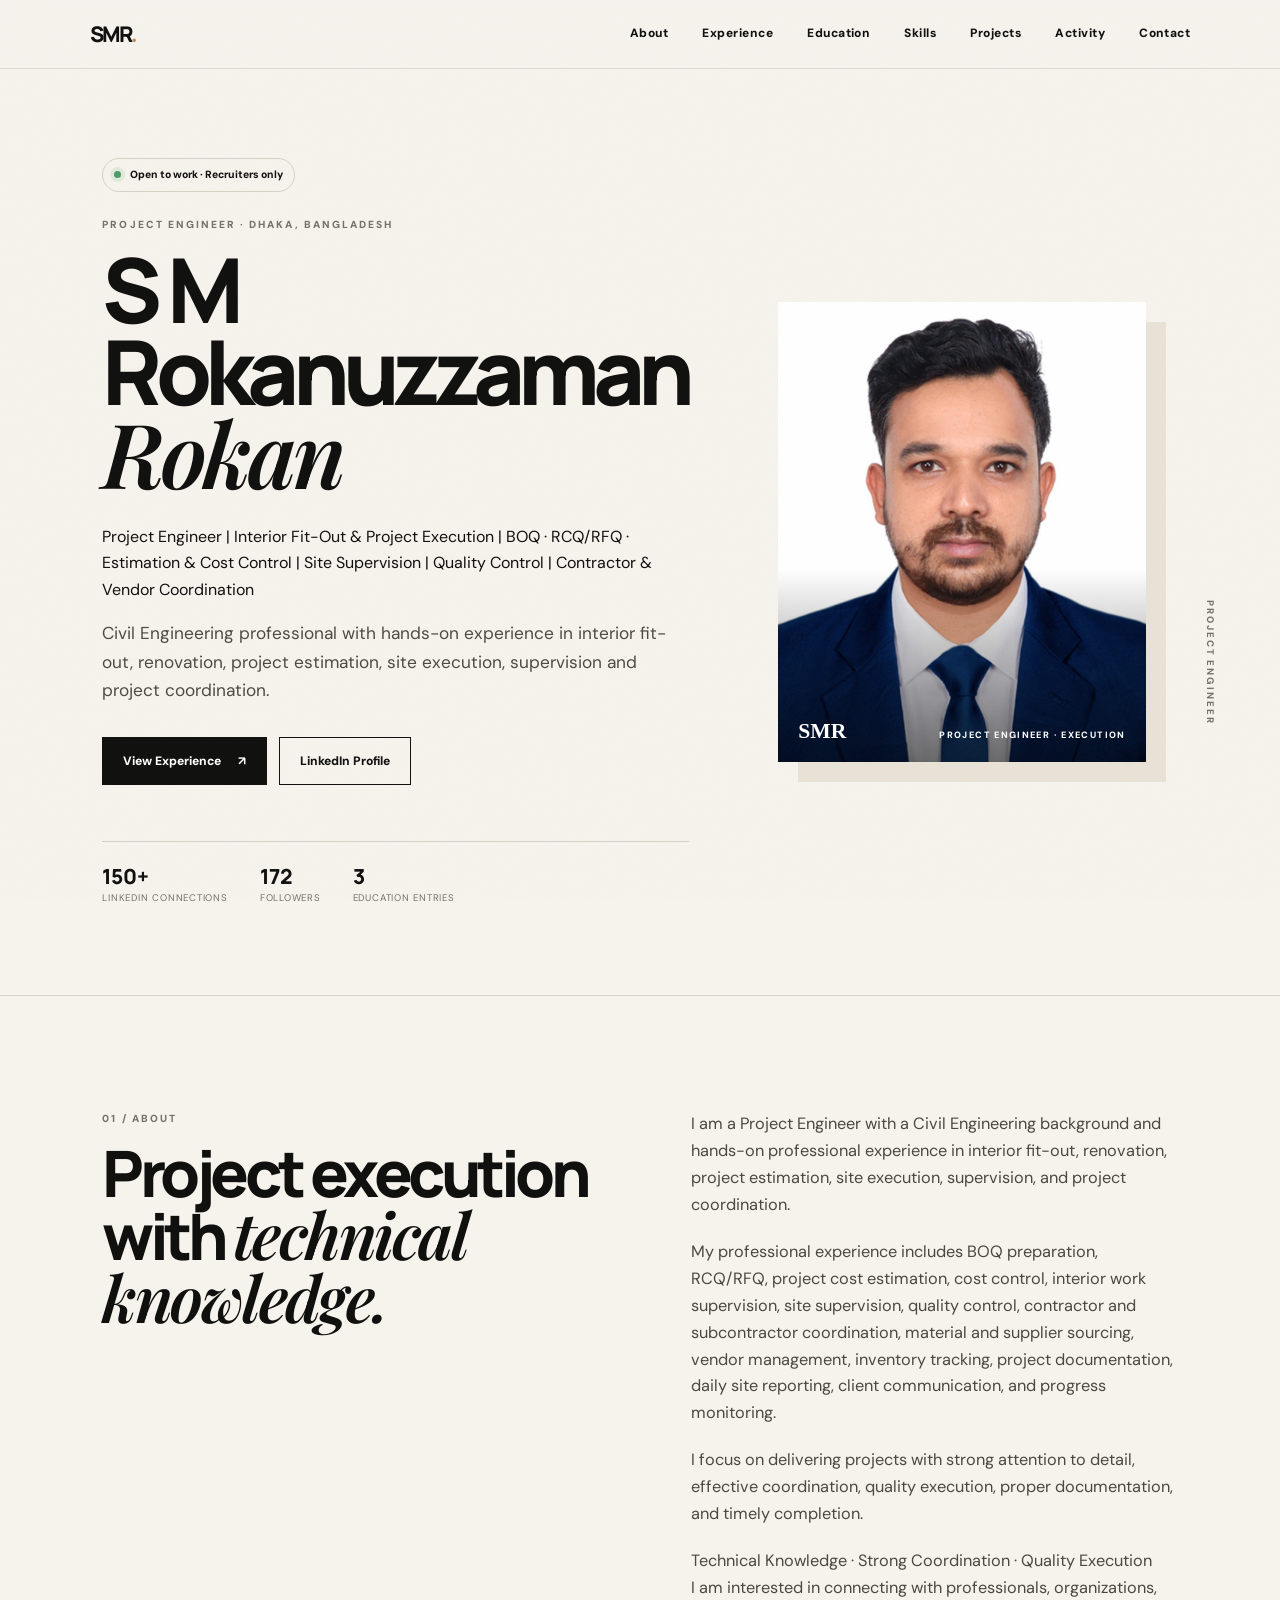
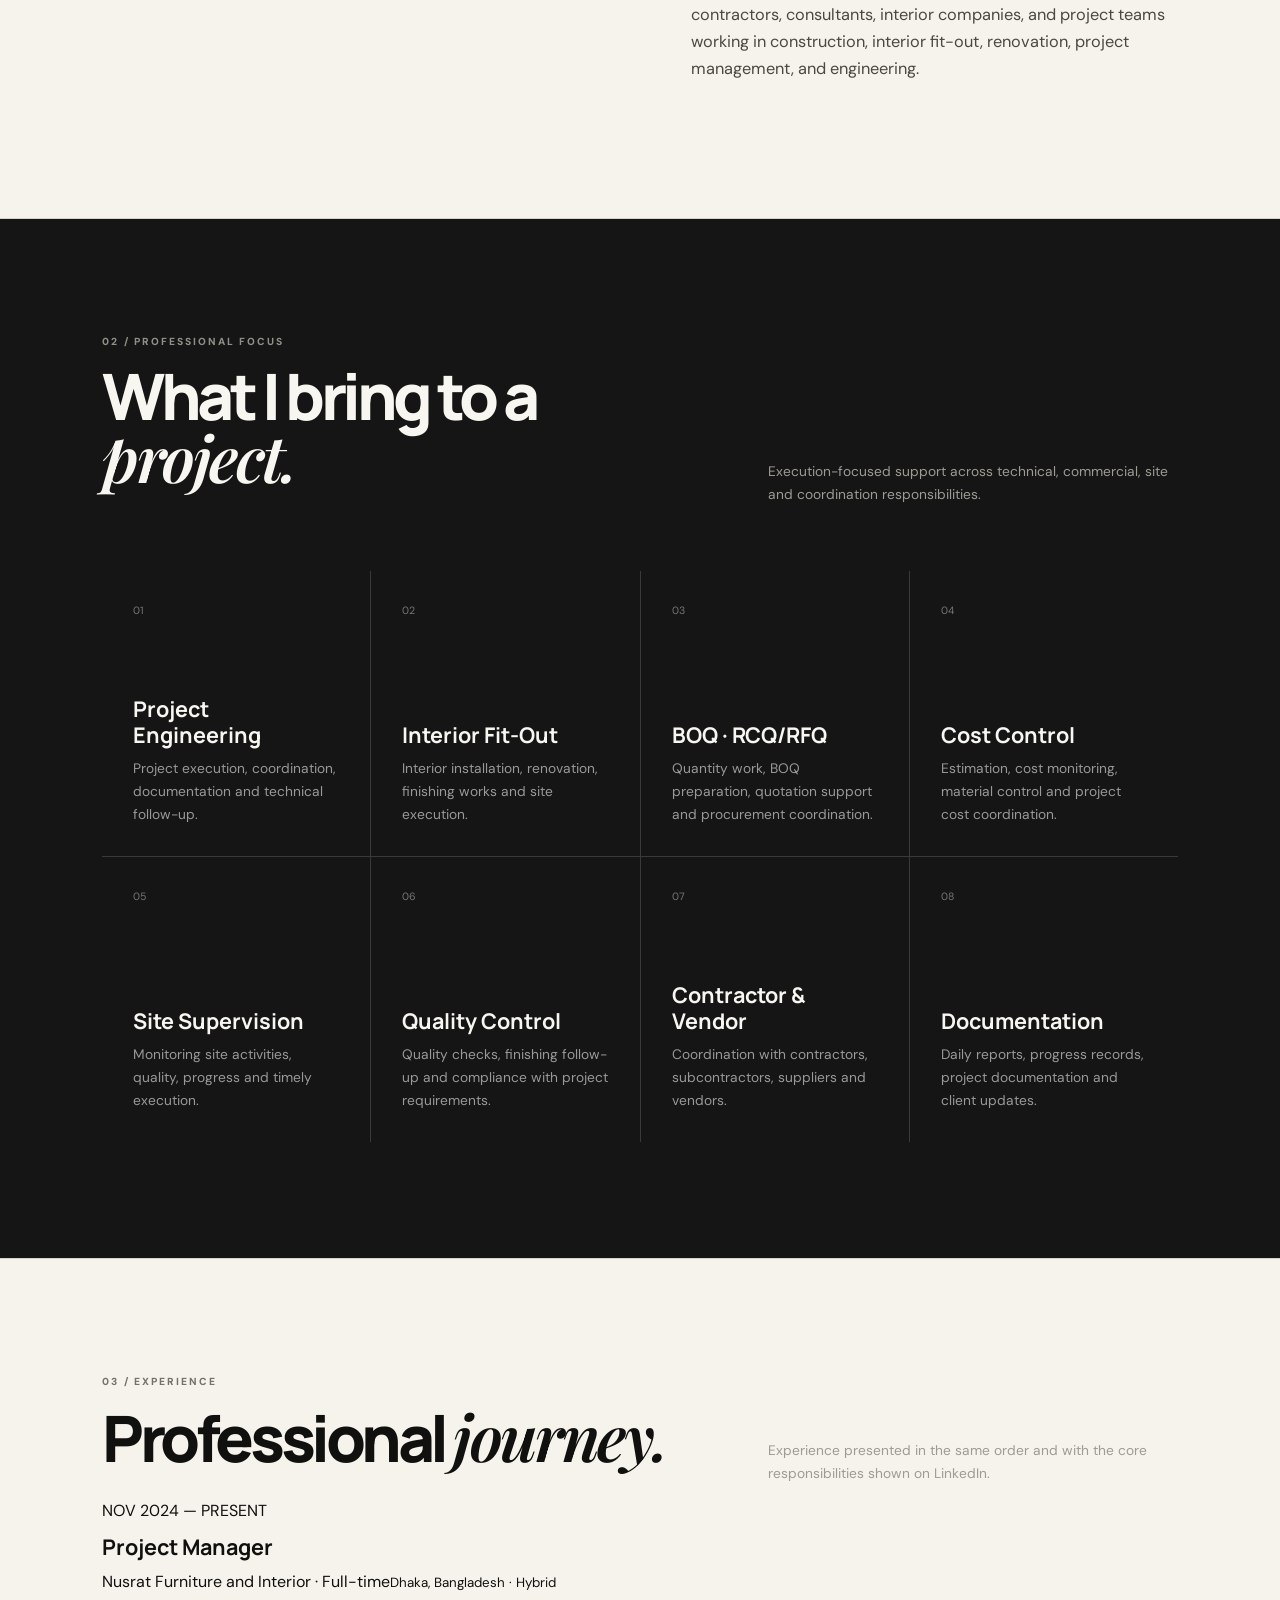
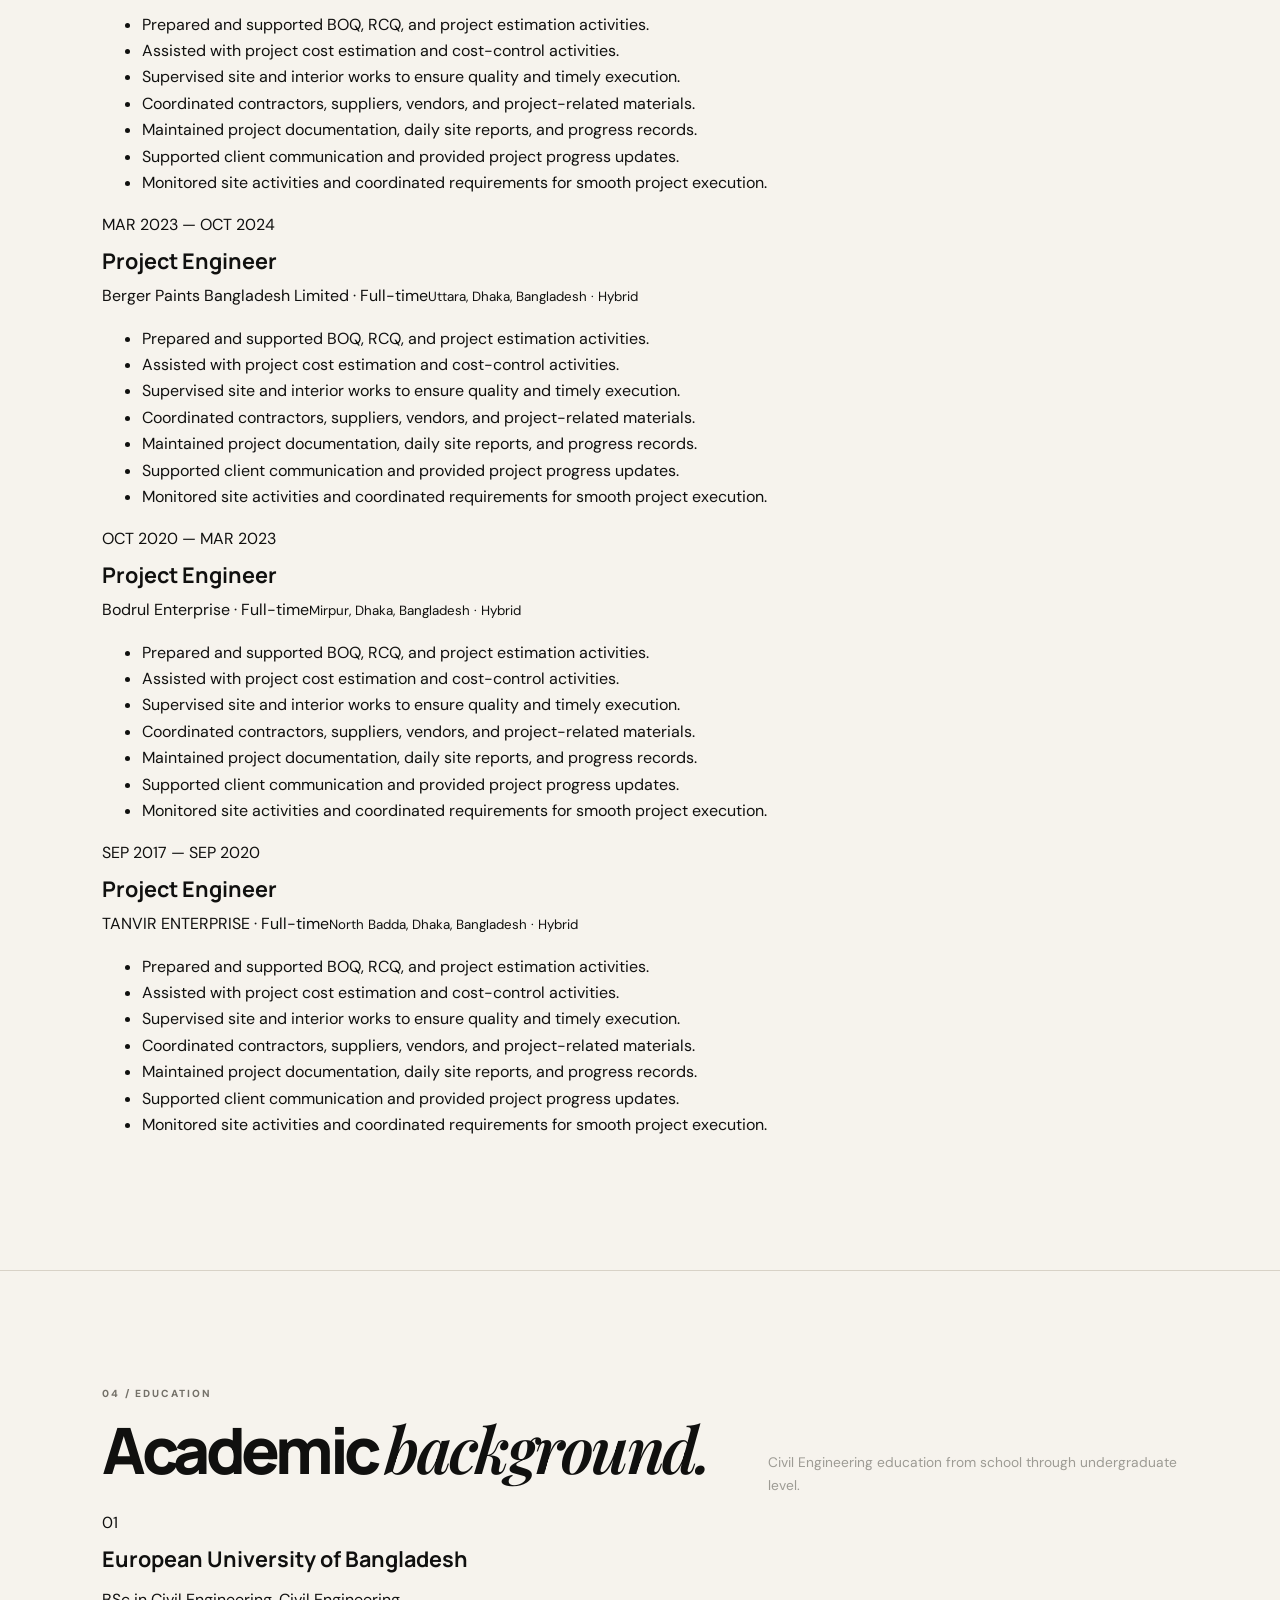
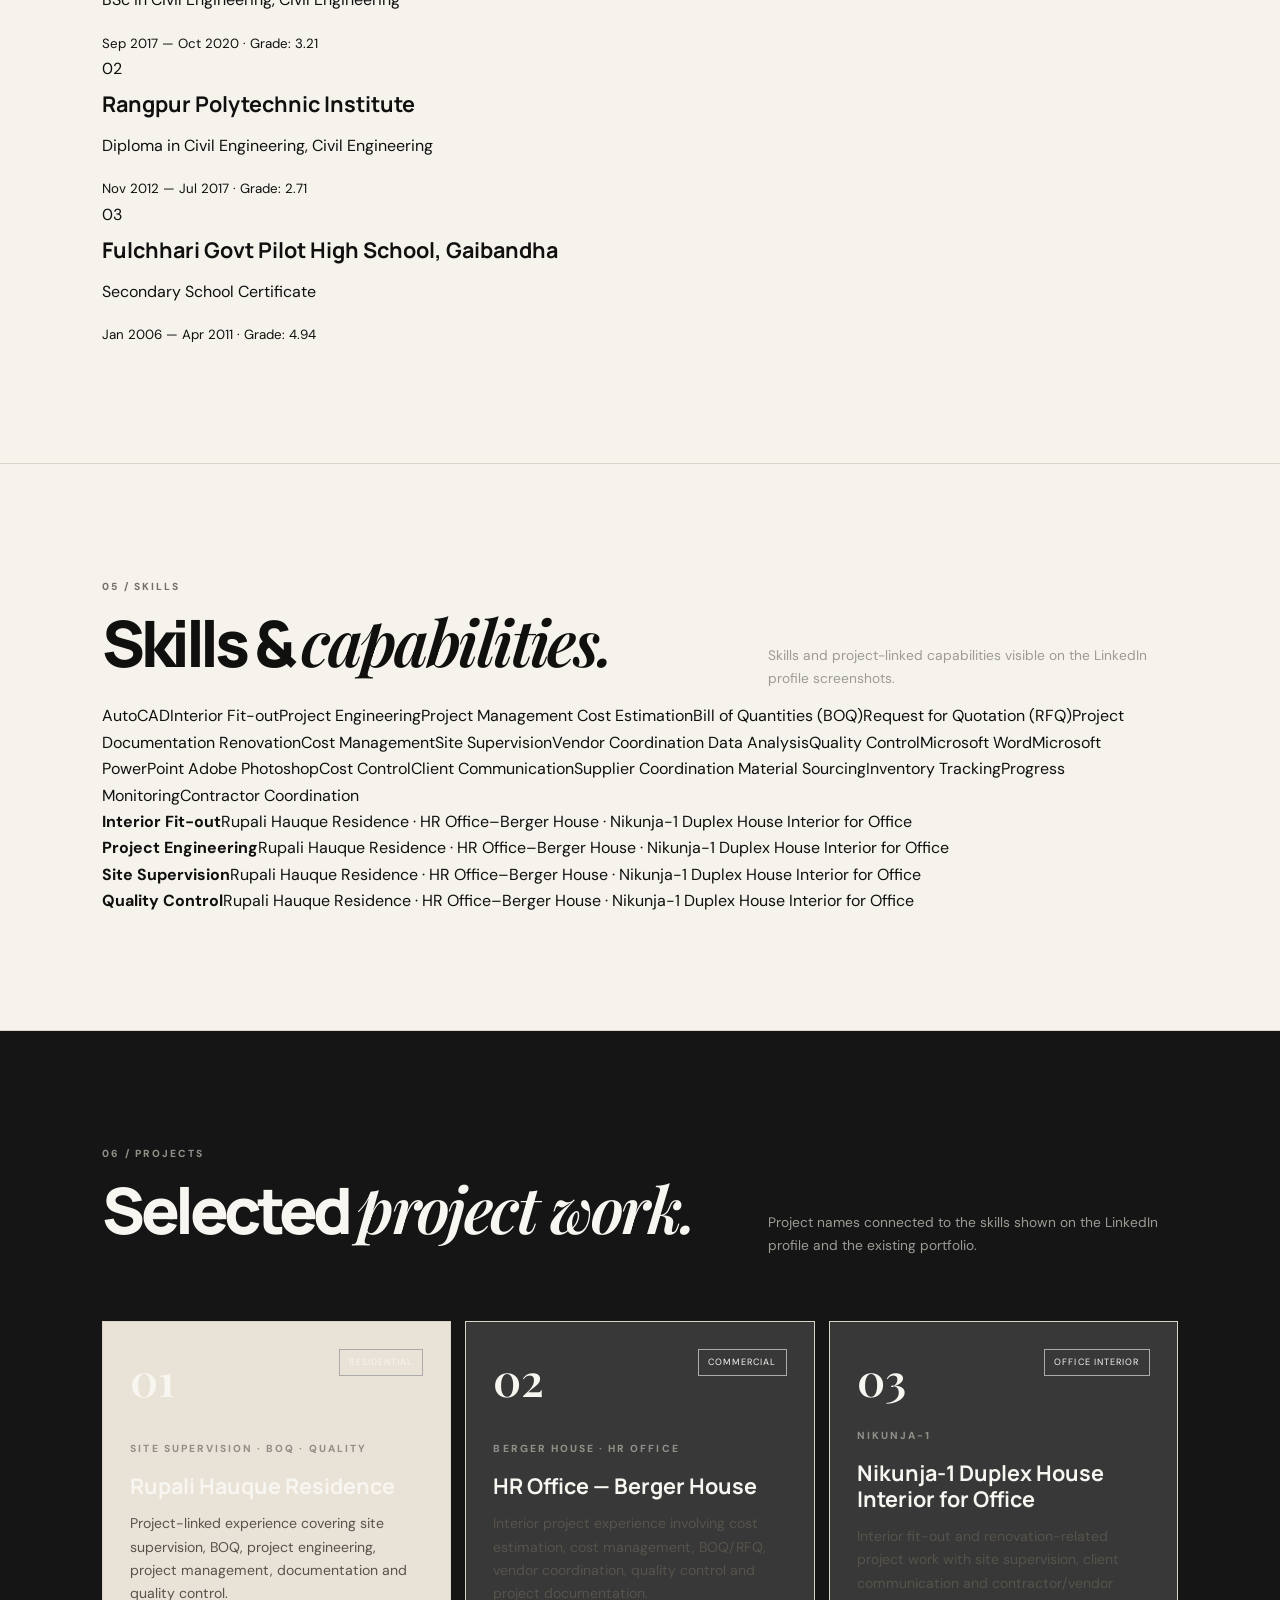
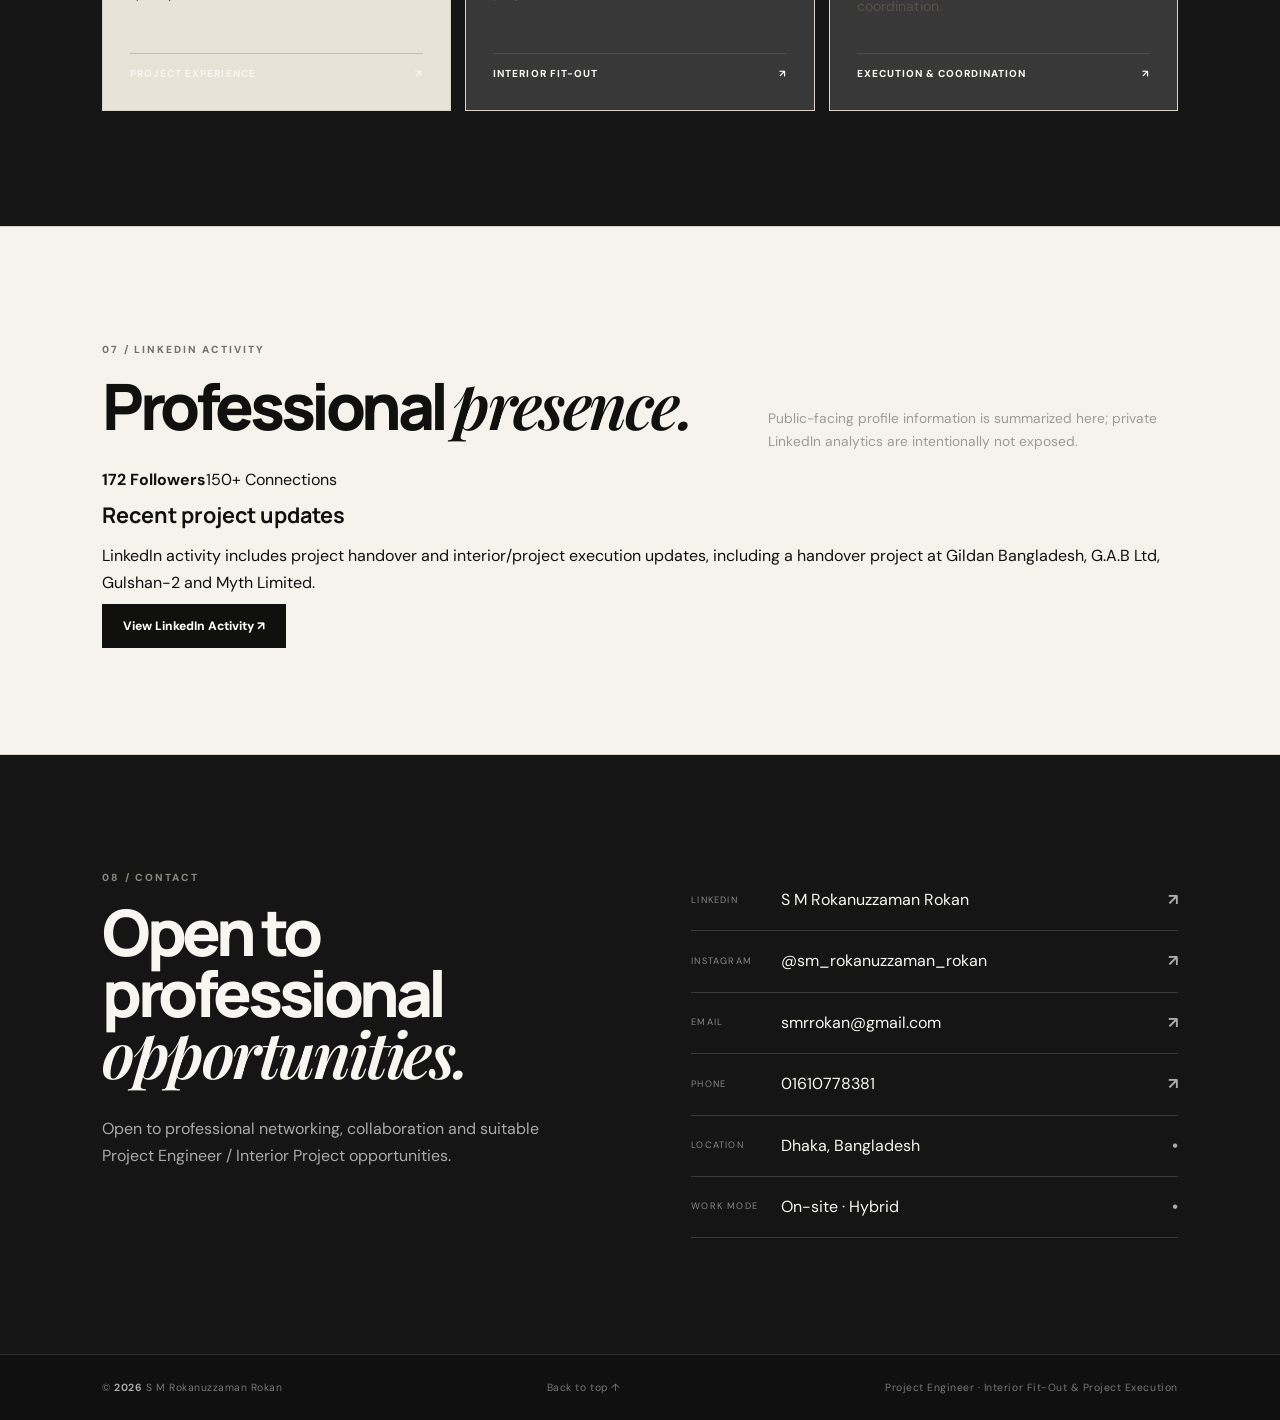
<file: index.html>
<!DOCTYPE html>
<html lang="en">
<head>
<meta charset="UTF-8">
<meta name="viewport" content="width=device-width, initial-scale=1.0">
<meta name="description" content="S M Rokanuzzaman Rokan — Project Engineer specializing in interior fit-out, project execution, BOQ, RCQ/RFQ, estimation, cost control, site supervision, quality control, contractor and vendor coordination.">
<meta name="author" content="S M Rokanuzzaman Rokan">
<meta name="robots" content="index, follow, max-image-preview:large">
<meta name="google-site-verification" content="9ViBthYQJYr8vxwRvlJPKeVUc5zRY4cekm53BtojMg4">
<meta name="theme-color" content="#111111">
<meta name="keywords" content="S M Rokanuzzaman Rokan, Project Engineer, Interior Fit-out, Project Execution, BOQ, RCQ, RFQ, Estimation, Cost Control, Site Supervision, Quality Control, Contractor Coordination, Vendor Coordination, Dhaka Bangladesh">
<link rel="canonical" href="https://smrrokan-cpu.github.io/rokan-portfolio/">
<meta property="og:title" content="S M Rokanuzzaman Rokan | Project Engineer">
<meta property="og:description" content="Professional portfolio of S M Rokanuzzaman Rokan — Project Engineer | Interior Fit-Out & Project Execution | BOQ · RCQ/RFQ · Estimation & Cost Control | Site Supervision | Quality Control | Contractor & Vendor Coordination.">
<meta property="og:type" content="profile">
<meta property="og:url" content="https://smrrokan-cpu.github.io/rokan-portfolio/">
<meta property="og:image" content="profile.jpg">
<title>S M Rokanuzzaman Rokan | Project Engineer</title>
<link rel="preconnect" href="https://fonts.googleapis.com">
<link rel="preconnect" href="https://fonts.gstatic.com" crossorigin>
<link href="https://fonts.googleapis.com/css2?family=DM+Sans:wght@400;500;600;700&family=Manrope:wght@500;600;700;800&family=Playfair+Display:ital,wght@0,600;1,600&display=swap" rel="stylesheet">
<script type="application/ld+json">
{
  "@context":"https://schema.org",
  "@type":"ProfilePage",
  "url":"https://smrrokan-cpu.github.io/rokan-portfolio/",
  "mainEntity":{
    "@type":"Person",
    "name":"S M Rokanuzzaman Rokan",
    "jobTitle":"Project Engineer",
    "description":"Project Engineer specializing in interior fit-out, project execution, BOQ, RCQ/RFQ, estimation, cost control, site supervision, quality control and contractor/vendor coordination.",
    "image":"profile.jpg",
    "sameAs":[
      "https://www.linkedin.com/in/s-m-rokanuzzaman-rokan-14b491153/",
      "https://www.instagram.com/sm_rokanuzzaman_rokan/"
    ],
    "url":"https://smrrokan-cpu.github.io/rokan-portfolio/"
  }
}
</script>
<link rel="stylesheet" href="style.css">
</head>
<body>
<div class="scroll-progress"><span id="progressBar"></span></div>

<header class="site-header" id="top">
  <a class="brand" href="#home">SMR<span>.</span></a>
  <button class="menu" aria-label="Open menu" aria-expanded="false">☰</button>
  <nav aria-label="Primary navigation">
    <a href="#about">About</a>
    <a href="#experience">Experience</a>
    <a href="#education">Education</a>
    <a href="#skills">Skills</a>
    <a href="#projects">Projects</a>
    <a href="#activity">Activity</a>
    <a href="#contact">Contact</a>
  </nav>
</header>

<main>
<section id="home" class="hero">
  <div class="hero-copy reveal">
    <div class="status"><i></i> Open to work · Recruiters only</div>
    <p class="eyebrow">PROJECT ENGINEER · DHAKA, BANGLADESH</p>
    <h1>S M Rokanuzzaman <em>Rokan</em></h1>
    <p class="headline">Project Engineer | Interior Fit-Out &amp; Project Execution | BOQ · RCQ/RFQ · Estimation &amp; Cost Control | Site Supervision | Quality Control | Contractor &amp; Vendor Coordination</p>
    <p class="hero-text">Civil Engineering professional with hands-on experience in interior fit-out, renovation, project estimation, site execution, supervision and project coordination.</p>
    <div class="actions">
      <a class="btn btn-dark" href="#experience">View Experience <b>↗</b></a>
      <a class="btn btn-outline" href="https://www.linkedin.com/in/s-m-rokanuzzaman-rokan-14b491153/" target="_blank" rel="noopener">LinkedIn Profile</a>
    </div>
    <div class="hero-stats">
      <div><strong>150+</strong><span>LinkedIn connections</span></div>
      <div><strong>172</strong><span>Followers</span></div>
      <div><strong>3</strong><span>Education entries</span></div>
    </div>
  </div>
  <div class="hero-photo reveal">
    <div class="photo-card">
      <img src="profile.jpg" alt="Professional portrait of S M Rokanuzzaman Rokan">
      <div class="photo-shade"></div>
      <div class="photo-bottom"><span>SMR</span><small>PROJECT ENGINEER · EXECUTION</small></div>
    </div>
    <div class="photo-label">PROJECT ENGINEER</div>
  </div>
</section>

<section id="about" class="section split reveal">
  <div>
    <p class="eyebrow">01 / ABOUT</p>
    <h2>Project execution with <em>technical knowledge.</em></h2>
  </div>
  <div class="body-copy">
    <p>I am a Project Engineer with a Civil Engineering background and hands-on professional experience in interior fit-out, renovation, project estimation, site execution, supervision, and project coordination.</p>
    <p>My professional experience includes BOQ preparation, RCQ/RFQ, project cost estimation, cost control, interior work supervision, site supervision, quality control, contractor and subcontractor coordination, material and supplier sourcing, vendor management, inventory tracking, project documentation, daily site reporting, client communication, and progress monitoring.</p>
    <p>I focus on delivering projects with strong attention to detail, effective coordination, quality execution, proper documentation, and timely completion.</p>
    <div class="quote">Technical Knowledge <span>·</span> Strong Coordination <span>·</span> Quality Execution</div>
    <p>I am interested in connecting with professionals, organizations, contractors, consultants, interior companies, and project teams working in construction, interior fit-out, renovation, project management, and engineering.</p>
  </div>
</section>

<section class="section dark">
  <div class="section-heading reveal">
    <div>
      <p class="eyebrow">02 / PROFESSIONAL FOCUS</p>
      <h2>What I bring to a <em>project.</em></h2>
    </div>
    <p>Execution-focused support across technical, commercial, site and coordination responsibilities.</p>
  </div>
  <div class="expertise-grid">
    <article class="skill reveal"><span>01</span><div><h3>Project Engineering</h3><p>Project execution, coordination, documentation and technical follow-up.</p></div></article>
    <article class="skill reveal"><span>02</span><div><h3>Interior Fit-Out</h3><p>Interior installation, renovation, finishing works and site execution.</p></div></article>
    <article class="skill reveal"><span>03</span><div><h3>BOQ · RCQ/RFQ</h3><p>Quantity work, BOQ preparation, quotation support and procurement coordination.</p></div></article>
    <article class="skill reveal"><span>04</span><div><h3>Cost Control</h3><p>Estimation, cost monitoring, material control and project cost coordination.</p></div></article>
    <article class="skill reveal"><span>05</span><div><h3>Site Supervision</h3><p>Monitoring site activities, quality, progress and timely execution.</p></div></article>
    <article class="skill reveal"><span>06</span><div><h3>Quality Control</h3><p>Quality checks, finishing follow-up and compliance with project requirements.</p></div></article>
    <article class="skill reveal"><span>07</span><div><h3>Contractor &amp; Vendor</h3><p>Coordination with contractors, subcontractors, suppliers and vendors.</p></div></article>
    <article class="skill reveal"><span>08</span><div><h3>Documentation</h3><p>Daily reports, progress records, project documentation and client updates.</p></div></article>
  </div>
</section>

<section id="experience" class="section">
  <div class="section-heading reveal">
    <div><p class="eyebrow">03 / EXPERIENCE</p><h2>Professional <em>journey.</em></h2></div>
    <p>Experience presented in the same order and with the core responsibilities shown on LinkedIn.</p>
  </div>
  <div class="timeline">
    <article class="job reveal">
      <div class="job-date">NOV 2024 — PRESENT</div>
      <div class="job-main">
        <div class="job-title"><h3>Project Manager</h3><span>Nusrat Furniture and Interior · Full-time</span><small>Dhaka, Bangladesh · Hybrid</small></div>
        <ul>
          <li>Prepared and supported BOQ, RCQ, and project estimation activities.</li>
          <li>Assisted with project cost estimation and cost-control activities.</li>
          <li>Supervised site and interior works to ensure quality and timely execution.</li>
          <li>Coordinated contractors, suppliers, vendors, and project-related materials.</li>
          <li>Maintained project documentation, daily site reports, and progress records.</li>
          <li>Supported client communication and provided project progress updates.</li>
          <li>Monitored site activities and coordinated requirements for smooth project execution.</li>
        </ul>
      </div>
    </article>

    <article class="job reveal">
      <div class="job-date">MAR 2023 — OCT 2024</div>
      <div class="job-main">
        <div class="job-title"><h3>Project Engineer</h3><span>Berger Paints Bangladesh Limited · Full-time</span><small>Uttara, Dhaka, Bangladesh · Hybrid</small></div>
        <ul>
          <li>Prepared and supported BOQ, RCQ, and project estimation activities.</li>
          <li>Assisted with project cost estimation and cost-control activities.</li>
          <li>Supervised site and interior works to ensure quality and timely execution.</li>
          <li>Coordinated contractors, suppliers, vendors, and project-related materials.</li>
          <li>Maintained project documentation, daily site reports, and progress records.</li>
          <li>Supported client communication and provided project progress updates.</li>
          <li>Monitored site activities and coordinated requirements for smooth project execution.</li>
        </ul>
      </div>
    </article>

    <article class="job reveal">
      <div class="job-date">OCT 2020 — MAR 2023</div>
      <div class="job-main">
        <div class="job-title"><h3>Project Engineer</h3><span>Bodrul Enterprise · Full-time</span><small>Mirpur, Dhaka, Bangladesh · Hybrid</small></div>
        <ul>
          <li>Prepared and supported BOQ, RCQ, and project estimation activities.</li>
          <li>Assisted with project cost estimation and cost-control activities.</li>
          <li>Supervised site and interior works to ensure quality and timely execution.</li>
          <li>Coordinated contractors, suppliers, vendors, and project-related materials.</li>
          <li>Maintained project documentation, daily site reports, and progress records.</li>
          <li>Supported client communication and provided project progress updates.</li>
          <li>Monitored site activities and coordinated requirements for smooth project execution.</li>
        </ul>
      </div>
    </article>

    <article class="job reveal">
      <div class="job-date">SEP 2017 — SEP 2020</div>
      <div class="job-main">
        <div class="job-title"><h3>Project Engineer</h3><span>TANVIR ENTERPRISE · Full-time</span><small>North Badda, Dhaka, Bangladesh · Hybrid</small></div>
        <ul>
          <li>Prepared and supported BOQ, RCQ, and project estimation activities.</li>
          <li>Assisted with project cost estimation and cost-control activities.</li>
          <li>Supervised site and interior works to ensure quality and timely execution.</li>
          <li>Coordinated contractors, suppliers, vendors, and project-related materials.</li>
          <li>Maintained project documentation, daily site reports, and progress records.</li>
          <li>Supported client communication and provided project progress updates.</li>
          <li>Monitored site activities and coordinated requirements for smooth project execution.</li>
        </ul>
      </div>
    </article>
  </div>
</section>

<section id="education" class="section soft">
  <div class="section-heading reveal">
    <div><p class="eyebrow">04 / EDUCATION</p><h2>Academic <em>background.</em></h2></div>
    <p>Civil Engineering education from school through undergraduate level.</p>
  </div>
  <div class="education-grid">
    <article class="education-card reveal"><span>01</span><h3>European University of Bangladesh</h3><p>BSc in Civil Engineering, Civil Engineering</p><small>Sep 2017 — Oct 2020 · Grade: 3.21</small></article>
    <article class="education-card reveal"><span>02</span><h3>Rangpur Polytechnic Institute</h3><p>Diploma in Civil Engineering, Civil Engineering</p><small>Nov 2012 — Jul 2017 · Grade: 2.71</small></article>
    <article class="education-card reveal"><span>03</span><h3>Fulchhari Govt Pilot High School, Gaibandha</h3><p>Secondary School Certificate</p><small>Jan 2006 — Apr 2011 · Grade: 4.94</small></article>
  </div>
</section>

<section id="skills" class="section">
  <div class="section-heading reveal">
    <div><p class="eyebrow">05 / SKILLS</p><h2>Skills &amp; <em>capabilities.</em></h2></div>
    <p>Skills and project-linked capabilities visible on the LinkedIn profile screenshots.</p>
  </div>
  <div class="skill-tags reveal">
    <span>AutoCAD</span><span>Interior Fit-out</span><span>Project Engineering</span><span>Project Management</span>
    <span>Cost Estimation</span><span>Bill of Quantities (BOQ)</span><span>Request for Quotation (RFQ)</span><span>Project Documentation</span>
    <span>Renovation</span><span>Cost Management</span><span>Site Supervision</span><span>Vendor Coordination</span>
    <span>Data Analysis</span><span>Quality Control</span><span>Microsoft Word</span><span>Microsoft PowerPoint</span>
    <span>Adobe Photoshop</span><span>Cost Control</span><span>Client Communication</span><span>Supplier Coordination</span>
    <span>Material Sourcing</span><span>Inventory Tracking</span><span>Progress Monitoring</span><span>Contractor Coordination</span>
  </div>
  <div class="linked-projects reveal">
    <div><b>Interior Fit-out</b><span>Rupali Hauque Residence · HR Office–Berger House · Nikunja-1 Duplex House Interior for Office</span></div>
    <div><b>Project Engineering</b><span>Rupali Hauque Residence · HR Office–Berger House · Nikunja-1 Duplex House Interior for Office</span></div>
    <div><b>Site Supervision</b><span>Rupali Hauque Residence · HR Office–Berger House · Nikunja-1 Duplex House Interior for Office</span></div>
    <div><b>Quality Control</b><span>Rupali Hauque Residence · HR Office–Berger House · Nikunja-1 Duplex House Interior for Office</span></div>
  </div>
</section>

<section id="projects" class="section dark">
  <div class="section-heading reveal">
    <div><p class="eyebrow">06 / PROJECTS</p><h2>Selected <em>project work.</em></h2></div>
    <p>Project names connected to the skills shown on the LinkedIn profile and the existing portfolio.</p>
  </div>
  <div class="project-grid">
    <article class="project featured reveal"><div class="project-head"><span>01</span><label>RESIDENTIAL</label></div><div><p class="eyebrow">SITE SUPERVISION · BOQ · QUALITY</p><h3>Rupali Hauque Residence</h3><p>Project-linked experience covering site supervision, BOQ, project engineering, project management, documentation and quality control.</p></div><footer><span>Project Experience</span><b>↗</b></footer></article>
    <article class="project reveal"><div class="project-head"><span>02</span><label>COMMERCIAL</label></div><div><p class="eyebrow">BERGER HOUSE · HR OFFICE</p><h3>HR Office — Berger House</h3><p>Interior project experience involving cost estimation, cost management, BOQ/RFQ, vendor coordination, quality control and project documentation.</p></div><footer><span>Interior Fit-out</span><b>↗</b></footer></article>
    <article class="project reveal"><div class="project-head"><span>03</span><label>OFFICE INTERIOR</label></div><div><p class="eyebrow">NIKUNJA-1</p><h3>Nikunja-1 Duplex House Interior for Office</h3><p>Interior fit-out and renovation-related project work with site supervision, client communication and contractor/vendor coordination.</p></div><footer><span>Execution &amp; Coordination</span><b>↗</b></footer></article>
  </div>
</section>

<section id="activity" class="section activity">
  <div class="section-heading reveal">
    <div><p class="eyebrow">07 / LINKEDIN ACTIVITY</p><h2>Professional <em>presence.</em></h2></div>
    <p>Public-facing profile information is summarized here; private LinkedIn analytics are intentionally not exposed.</p>
  </div>
  <div class="activity-card reveal">
    <div class="activity-meta"><strong>172 Followers</strong><span>150+ Connections</span></div>
    <h3>Recent project updates</h3>
    <p>LinkedIn activity includes project handover and interior/project execution updates, including a handover project at Gildan Bangladesh, G.A.B Ltd, Gulshan-2 and Myth Limited.</p>
    <a class="btn btn-dark" href="https://www.linkedin.com/in/s-m-rokanuzzaman-rokan-14b491153/" target="_blank" rel="noopener">View LinkedIn Activity ↗</a>
  </div>
</section>

<section id="contact" class="section contact">
  <div class="reveal">
    <p class="eyebrow">08 / CONTACT</p>
    <h2>Open to professional <em>opportunities.</em></h2>
    <p class="contact-intro">Open to professional networking, collaboration and suitable Project Engineer / Interior Project opportunities.</p>
  </div>
  <div class="contact-list reveal">
    <a href="https://www.linkedin.com/in/s-m-rokanuzzaman-rokan-14b491153/" target="_blank" rel="noopener"><small>LINKEDIN</small><span>S M Rokanuzzaman Rokan</span><b>↗</b></a>
    <a href="https://www.instagram.com/sm_rokanuzzaman_rokan/" target="_blank" rel="noopener"><small>INSTAGRAM</small><span>@sm_rokanuzzaman_rokan</span><b>↗</b></a>
    <a href="mailto:smrrokan@gmail.com"><small>EMAIL</small><span>smrrokan@gmail.com</span><b>↗</b></a>
    <a href="tel:+8801610778381"><small>PHONE</small><span>01610778381</span><b>↗</b></a>
    <div><small>LOCATION</small><span>Dhaka, Bangladesh</span><b>•</b></div>
    <div><small>WORK MODE</small><span>On-site · Hybrid</span><b>•</b></div>
  </div>
</section>
</main>

<footer>
  <span>© <b id="year"></b> S M Rokanuzzaman Rokan</span>
  <a href="#top">Back to top ↑</a>
  <span>Project Engineer · Interior Fit-Out &amp; Project Execution</span>
</footer>
<script src="script.js"></script>
</body>
</html>
</file>
<file: style.css>
@import url('https://fonts.googleapis.com/css2?family=DM+Sans:wght@400;500;600;700&family=Manrope:wght@500;600;700;800&family=Playfair+Display:ital,wght@0,600;1,600&display=swap');
:root{--paper:#f6f3ed;--ink:#10100f;--muted:#747169;--line:#d8d2c7;--dark:#151515;--dark2:#1c1c1b;--white:#f8f6f1;--gold:#b98b50;--soft:#e9e2d6}
*{box-sizing:border-box}html{scroll-behavior:smooth}body{margin:0;background:var(--paper);color:var(--ink);font-family:"DM Sans",Arial,sans-serif;line-height:1.65;-webkit-font-smoothing:antialiased}body:before{content:"";position:fixed;inset:0;pointer-events:none;opacity:.025;background-image:url("data:image/svg+xml,%3Csvg xmlns='http://www.w3.org/2000/svg' width='160' height='160'%3E%3Cfilter id='n'%3E%3CfeTurbulence type='fractalNoise' baseFrequency='.8' numOctaves='4' stitchTiles='stitch'/%3E%3C/filter%3E%3Crect width='100%25' height='100%25' filter='url(%23n)'/%3E%3C/svg%3E");z-index:1000}a{color:inherit;text-decoration:none}
.scroll-progress{position:fixed;top:0;left:0;right:0;height:2px;z-index:1100}.scroll-progress span{display:block;width:0;height:100%;background:var(--gold)}
.site-header{position:sticky;top:0;z-index:100;display:flex;align-items:center;justify-content:space-between;padding:19px 7vw;background:rgba(246,243,237,.9);backdrop-filter:blur(18px);border-bottom:1px solid rgba(216,210,199,.8)}.brand{font:800 1.35rem "Manrope",sans-serif;letter-spacing:-.08em}.brand span{font-family:Georgia,serif;color:var(--gold)}nav{display:flex;gap:34px;font-size:.75rem;font-weight:800;letter-spacing:.04em}nav a{position:relative;padding:5px 0}nav a:after{content:"";position:absolute;left:0;bottom:0;width:0;height:1px;background:currentColor;transition:.25s}nav a:hover:after{width:100%}.menu{display:none;background:none;border:0;font-size:1.45rem;cursor:pointer}
.hero{min-height:calc(100vh - 70px);max-width:1700px;margin:auto;padding:7vw 8vw;display:grid;grid-template-columns:1.08fr .92fr;align-items:center;gap:7vw}.status{display:inline-flex;align-items:center;gap:9px;border:1px solid var(--line);border-radius:999px;padding:7px 11px;font-size:.65rem;font-weight:800;margin-bottom:25px}.status i{width:7px;height:7px;border-radius:50%;background:#4d9b67;box-shadow:0 0 0 4px rgba(77,155,103,.12)}.eyebrow{font-size:.64rem;letter-spacing:.2em;font-weight:800;color:var(--muted);margin:0 0 15px}h1,h2,h3{font-family:"Manrope",sans-serif}h1{font-size:clamp(3.4rem,7vw,7.5rem);line-height:.91;letter-spacing:-.075em;margin:0 0 28px;font-weight:800}h1 em,h2 em{font-family:"Playfair Display",Georgia,serif;font-weight:600;letter-spacing:-.04em}h2{font-size:clamp(2.5rem,5vw,5.4rem);line-height:.95;letter-spacing:-.07em;margin:0 0 30px;font-weight:800}h3{font-size:1.35rem;line-height:1.18;margin:9px 0 10px}.hero-text{max-width:680px;font-size:1.08rem;color:#4d4a44;margin:0}.actions{display:flex;gap:12px;flex-wrap:wrap;margin-top:32px}.btn{padding:13px 20px;border:1px solid var(--ink);font-size:.76rem;font-weight:800;transition:.25s}.btn-dark{background:var(--ink);color:white}.btn b{margin-left:14px}.btn:hover{transform:translateY(-3px);box-shadow:0 10px 24px rgba(0,0,0,.1)}.btn-outline:hover{background:var(--ink);color:white}.hero-stats{display:flex;gap:32px;margin-top:56px;padding-top:20px;border-top:1px solid var(--line)}.hero-stats div{display:flex;flex-direction:column}.hero-stats strong{font:800 1.3rem "Manrope"}.hero-stats span{font-size:.6rem;color:var(--muted);text-transform:uppercase;letter-spacing:.08em}
.hero-photo{justify-self:end;width:100%;max-width:510px;position:relative}.photo-card{aspect-ratio:4/5;overflow:hidden;position:relative;background:#ddd;box-shadow:20px 20px 0 var(--soft)}.photo-card img{width:100%;height:100%;display:block;object-fit:cover;object-position:center top}.photo-shade{position:absolute;inset:0;background:linear-gradient(180deg,transparent 58%,rgba(0,0,0,.58))}.photo-bottom{position:absolute;bottom:18px;left:20px;right:20px;color:white;display:flex;align-items:end;justify-content:space-between}.photo-bottom span{font:600 1.35rem Georgia,serif}.photo-bottom small{font-size:.57rem;letter-spacing:.15em;font-weight:800}.photo-label{position:absolute;right:-56px;bottom:8%;transform:rotate(90deg);transform-origin:right bottom;font-size:.6rem;font-weight:800;letter-spacing:.2em;color:var(--muted)}
.section{padding:9vw 8vw;border-top:1px solid var(--line);max-width:1700px;margin:auto}.split{display:grid;grid-template-columns:1fr 1fr;gap:8vw}.body-copy{max-width:650px;color:#4b4841;font-size:1.02rem}.body-copy p{margin:0 0 20px}.dark{max-width:none;background:var(--dark);color:var(--white)}.dark .eyebrow{color:#919088}.section-heading{display:flex;justify-content:space-between;align-items:end;gap:40px}.section-heading>p{max-width:410px;color:#9d9b94;font-size:.86rem}
.expertise-grid{display:grid;grid-template-columns:repeat(4,1fr);gap:1px;background:#3a3a38;margin-top:52px}.skill{background:var(--dark);min-height:285px;padding:31px;display:flex;flex-direction:column;justify-content:space-between;transition:.3s}.skill:hover{background:var(--dark2);transform:translateY(-5px)}.skill>span{font-size:.66rem;color:#777}.skill p{color:#999;font-size:.86rem;margin:0}
.project-grid{display:grid;grid-template-columns:repeat(3,1fr);gap:14px;margin-top:50px}.project{min-height:390px;padding:27px;border:1px solid var(--line);display:flex;flex-direction:column;justify-content:space-between;transition:.3s;background:rgba(255,255,255,.15)}.project:hover{transform:translateY(-7px);box-shadow:0 18px 45px rgba(30,27,20,.08);border-color:#aaa}.project.featured{background:var(--soft)}.project-head{display:flex;justify-content:space-between;align-items:start}.project-head>span{font:600 2.8rem "Playfair Display",Georgia,serif}.project-head label{border:1px solid #aaa;padding:5px 9px;font-size:.57rem;letter-spacing:.12em}.project p:not(.eyebrow){color:#57534c;font-size:.88rem}.project footer{display:flex;justify-content:space-between;border-top:1px solid rgba(120,115,105,.35);padding-top:12px;font-size:.63rem;text-transform:uppercase;letter-spacing:.1em;font-weight:800}.note{margin-top:22px;color:var(--muted);font-size:.75rem}
.process{background:var(--soft)}.process-grid{display:grid;grid-template-columns:repeat(4,1fr);gap:35px;margin-top:55px}.step b{font:600 2.2rem "Playfair Display",Georgia,serif}.step h3{margin-top:17px}.step p{color:#57534c;font-size:.88rem}
.contact{max-width:none;background:var(--dark);color:var(--white);display:grid;grid-template-columns:1fr 1fr;gap:8vw}.contact .eyebrow{color:#89877f}.contact-intro{color:#aaa;max-width:470px}.contact-list{align-self:center;display:flex;flex-direction:column}.contact-list a,.contact-list div{display:grid;grid-template-columns:80px 1fr 28px;align-items:center;gap:10px;padding:17px 0;border-bottom:1px solid #3a3a38}.contact-list small{font-size:.58rem;letter-spacing:.13em;color:#888}.contact-list span{font-size:1rem}.contact-list b{text-align:right;color:#aaa}
body>footer{max-width:none;margin:0;padding:24px 8vw;background:#101010;color:#777;border-top:1px solid #2e2e2c;display:flex;justify-content:space-between;font-size:.65rem;letter-spacing:.05em}body>footer b{color:#aaa}body>footer a:hover{color:white}
.reveal{opacity:0;transform:translateY(22px);transition:opacity .7s ease,transform .7s ease}.reveal.visible{opacity:1;transform:none}
@media(max-width:900px){nav{display:none}.menu{display:block}.site-header.open nav{display:flex;position:absolute;top:67px;left:0;right:0;padding:20px 8vw;flex-direction:column;gap:14px;background:var(--paper);border-bottom:1px solid var(--line)}.hero,.split,.contact{grid-template-columns:1fr}.hero{padding-top:65px}.hero-photo{justify-self:start;margin-top:25px;max-width:500px}.photo-label{display:none}.expertise-grid,.project-grid,.process-grid{grid-template-columns:1fr 1fr}.section-heading{display:block}}
@media(max-width:580px){.site-header{padding:17px 6vw}.hero{padding:16vw 6vw 14vw}h1{font-size:3.35rem}.section{padding:18vw 6vw}.hero-text{font-size:1rem}.hero-stats{gap:17px;margin-top:42px}.hero-stats strong{font-size:1.1rem}.hero-stats span{font-size:.53rem}.expertise-grid,.project-grid,.process-grid{grid-template-columns:1fr}.project{min-height:340px}.contact-list a,.contact-list div{grid-template-columns:65px 1fr 22px}body>footer{padding:22px 6vw;flex-direction:column;gap:9px}}
@media(prefers-reduced-motion:reduce){html{scroll-behavior:auto}.reveal{opacity:1;transform:none;transition:none}.project,.skill,.btn{transition:none}}
</file>
